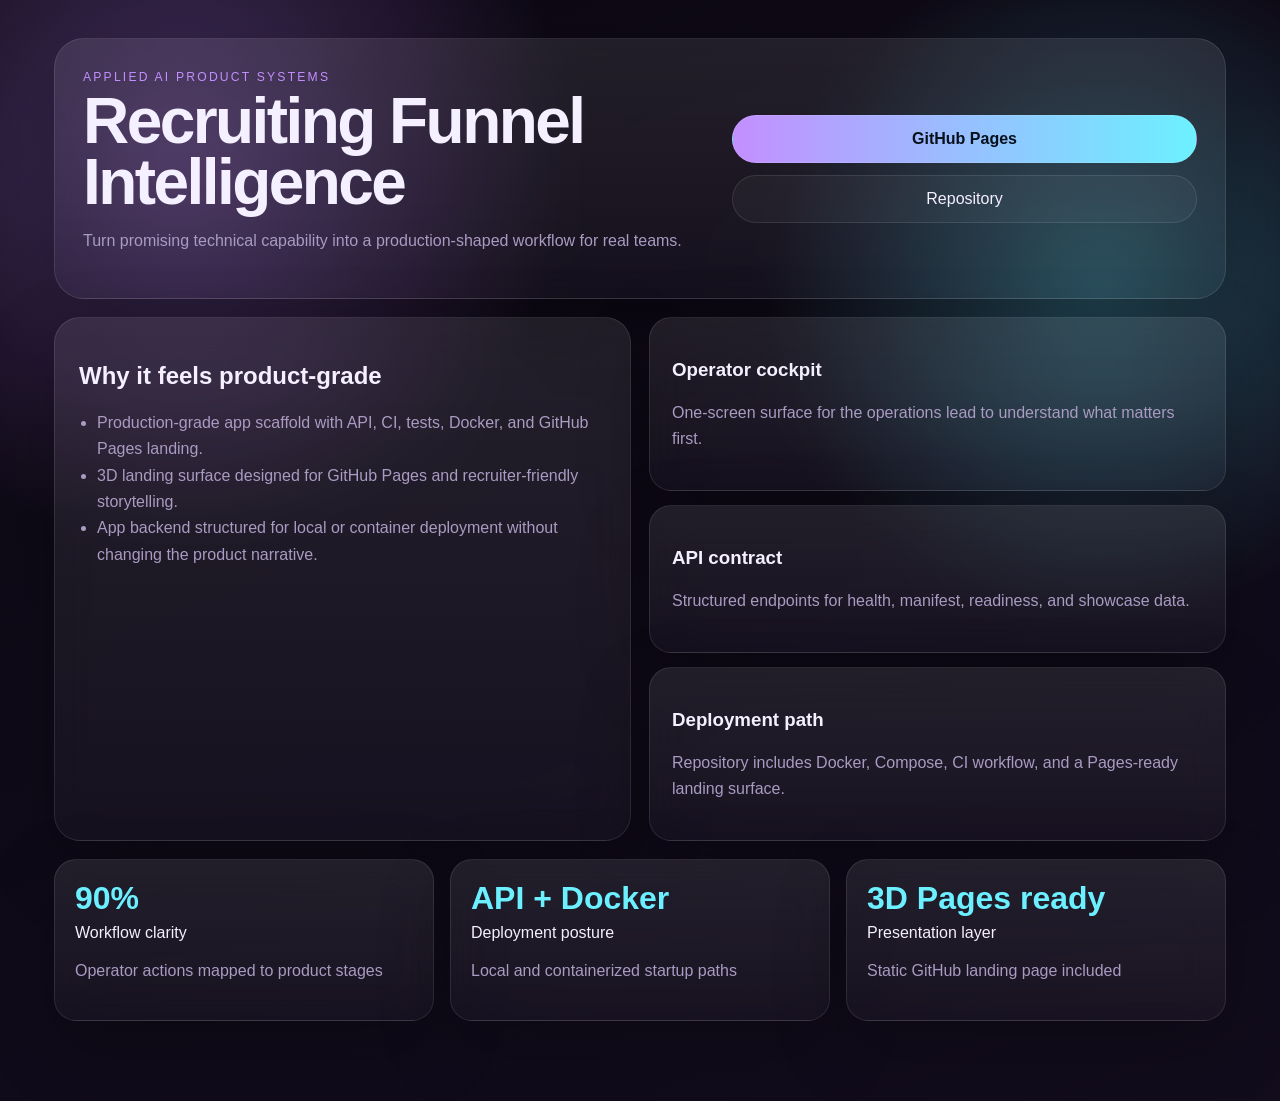
<file: docs/index.html>
<!DOCTYPE html>
<html lang="en">
<head>
  <meta charset="UTF-8" />
  <meta name="viewport" content="width=device-width, initial-scale=1.0" />
  <title>Recruiting Funnel Intelligence Landing</title>
  <link rel="stylesheet" href="landing.css" />
</head>
<body>
  <div class="scene" id="scene">
    <div class="backdrop"></div>
    <main class="deck">
      <section class="hero-card glass">
        <div>
          <span class="eyebrow">Applied AI product systems</span>
          <h1>Recruiting Funnel Intelligence</h1>
          <p>Turn promising technical capability into a production-shaped workflow for real teams.</p>
        </div>
        <nav class="cta-stack">
          <a class="cta primary" href="https://r-behera.github.io/recruiting-funnel-intelligence/">GitHub Pages</a>
          <a class="cta" href="https://github.com/R-behera/recruiting-funnel-intelligence">Repository</a>
        </nav>
      </section>
      <section class="orbit-grid">
        <div class="glass panel large">
          <h2>Why it feels product-grade</h2>
          <ul><li>Production-grade app scaffold with API, CI, tests, Docker, and GitHub Pages landing.</li><li>3D landing surface designed for GitHub Pages and recruiter-friendly storytelling.</li><li>App backend structured for local or container deployment without changing the product narrative.</li></ul>
        </div>
        <div id="cards" class="card-stack"></div>
      </section>
      <section class="metrics-row" id="metrics"></section>
    </main>
  </div>
  <script>window.PROJECT_MANIFEST = {"slug": "recruiting-funnel-intelligence", "title": "Recruiting Funnel Intelligence", "summary": "![Demo Screenshot](demo/screenshot.png)", "domain": "Applied AI product systems", "audience": "operations lead", "promise": "Turn promising technical capability into a production-shaped workflow for real teams.", "hero": ["Production-grade app scaffold with API, CI, tests, Docker, and GitHub Pages landing.", "3D landing surface designed for GitHub Pages and recruiter-friendly storytelling.", "App backend structured for local or container deployment without changing the product narrative."], "kpis": [{"label": "Workflow clarity", "value": "90%", "note": "Operator actions mapped to product stages"}, {"label": "Deployment posture", "value": "API + Docker", "note": "Local and containerized startup paths"}, {"label": "Presentation layer", "value": "3D Pages ready", "note": "Static GitHub landing page included"}], "stages": ["ingest", "validate", "analyze", "decide", "monitor"], "cards": [{"title": "Operator cockpit", "body": "One-screen surface for the operations lead to understand what matters first."}, {"title": "API contract", "body": "Structured endpoints for health, manifest, readiness, and showcase data."}, {"title": "Deployment path", "body": "Repository includes Docker, Compose, CI workflow, and a Pages-ready landing surface."}], "scene": "depth-columns", "theme": {"bg": "#0c0812", "surface": "#171022", "ink": "#f5f0ff", "muted": "#a99bc2", "accent": "#c38fff", "accent2": "#6cf0ff"}, "pages_url": "https://r-behera.github.io/recruiting-funnel-intelligence/", "api_examples": {"health": {"status": "ok", "project": "recruiting-funnel-intelligence"}, "readiness": {"api": "ready", "landing_page": "docs/index.html", "container": "Dockerfile present"}, "signals": [{"name": "Decision coverage", "status": "strong", "detail": "App and landing narrative aligned"}, {"name": "Operator context", "status": "strong", "detail": "Primary user anchored as operations lead"}, {"name": "Delivery path", "status": "ready", "detail": "Pages + containerized app scaffold generated"}]}};</script>
  <script src="landing.js"></script>
</body>
</html>
</file>
<file: docs/landing.css>
:root{--bg:#0c0812;--surface:#171022;--ink:#f5f0ff;--muted:#a99bc2;--accent:#c38fff;--accent2:#6cf0ff;--rx:0deg;--ry:0deg;}*{box-sizing:border-box}html,body{margin:0;min-height:100%;font-family:Inter,Segoe UI,sans-serif;background:var(--bg);color:var(--ink)}.scene{min-height:100vh;overflow:hidden;position:relative;transform-style:preserve-3d;perspective:1600px}.backdrop{position:absolute;inset:-10%;background:radial-gradient(circle at 20% 20%,color-mix(in srgb,var(--accent) 30%, transparent),transparent 24%),radial-gradient(circle at 80% 30%,color-mix(in srgb,var(--accent2) 28%, transparent),transparent 22%),linear-gradient(160deg,var(--bg),color-mix(in srgb,var(--surface) 78%, black));filter:saturate(1.15)}.deck{position:relative;z-index:2;max-width:1220px;margin:0 auto;padding:38px 24px 80px;transform:rotateX(var(--rx)) rotateY(var(--ry));transition:transform .12s ease-out}.glass{background:linear-gradient(180deg,rgba(255,255,255,.09),rgba(255,255,255,.03));border:1px solid rgba(255,255,255,.1);backdrop-filter:blur(22px);box-shadow:0 24px 70px rgba(0,0,0,.28)}.hero-card{display:grid;grid-template-columns:1.15fr .85fr;gap:20px;padding:28px;border-radius:30px;margin-bottom:18px}.eyebrow{letter-spacing:.18em;text-transform:uppercase;font-size:.76rem;color:var(--accent)}h1{font-size:clamp(2.4rem,5vw,4.8rem);line-height:.94;margin:.4rem 0 1rem;letter-spacing:-.04em}p,li{color:var(--muted);line-height:1.65}.cta-stack{display:flex;flex-direction:column;justify-content:center;gap:12px}.cta{display:inline-flex;justify-content:center;padding:14px 18px;border-radius:999px;text-decoration:none;color:var(--ink);border:1px solid rgba(255,255,255,.1);background:rgba(255,255,255,.04)}.primary{background:linear-gradient(90deg,var(--accent),var(--accent2));color:#07111b;font-weight:700}.orbit-grid{display:grid;grid-template-columns:1fr 1fr;gap:18px;margin-bottom:18px}.panel.large{padding:24px;border-radius:26px}.card-stack{display:grid;gap:14px}.flip{padding:22px;border-radius:22px;transform:translateZ(var(--z))}.metrics-row{display:grid;grid-template-columns:repeat(3,minmax(0,1fr));gap:16px}.metric{padding:20px;border-radius:22px}.metric strong{display:block;font-size:2rem;color:var(--accent2);margin-bottom:.4rem}ul{padding-left:18px;margin:14px 0 0}@media(max-width:980px){.hero-card,.orbit-grid,.metrics-row{grid-template-columns:1fr}.deck{padding:22px 16px 60px}}
</file>
